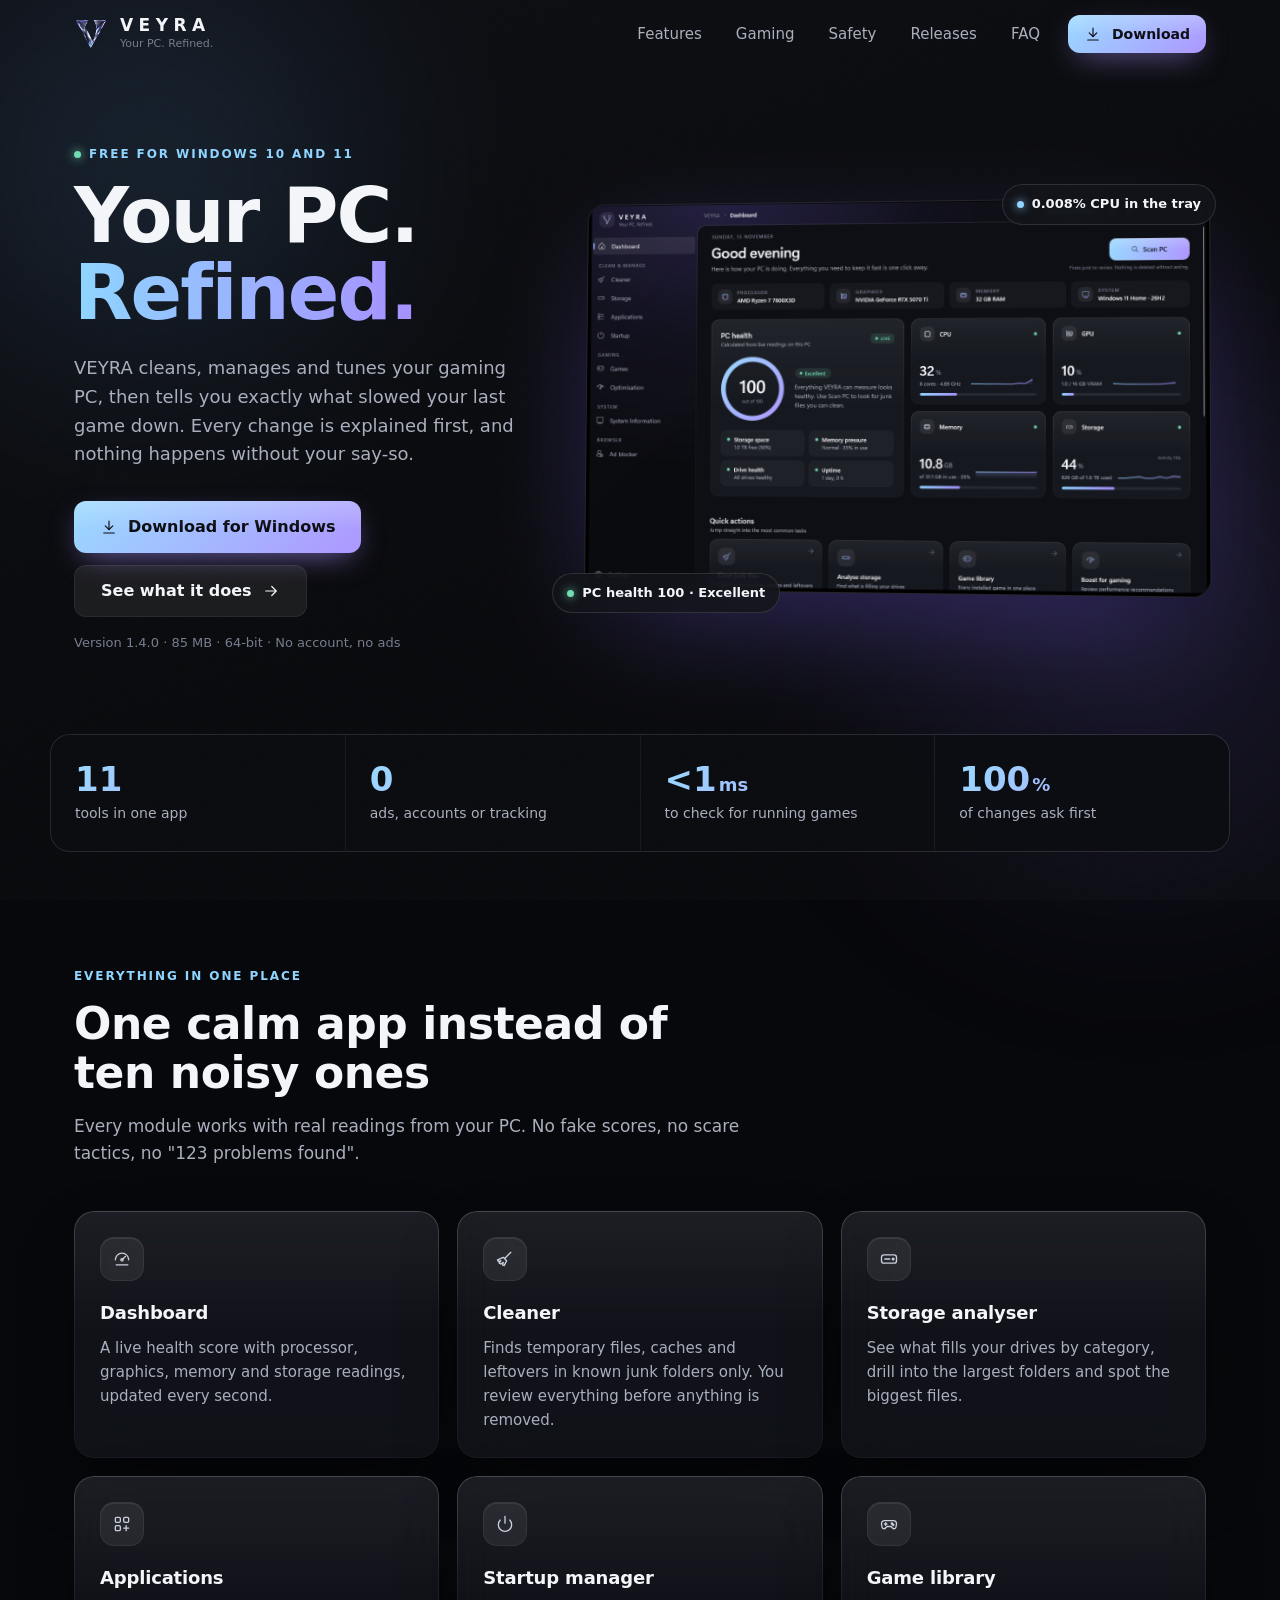
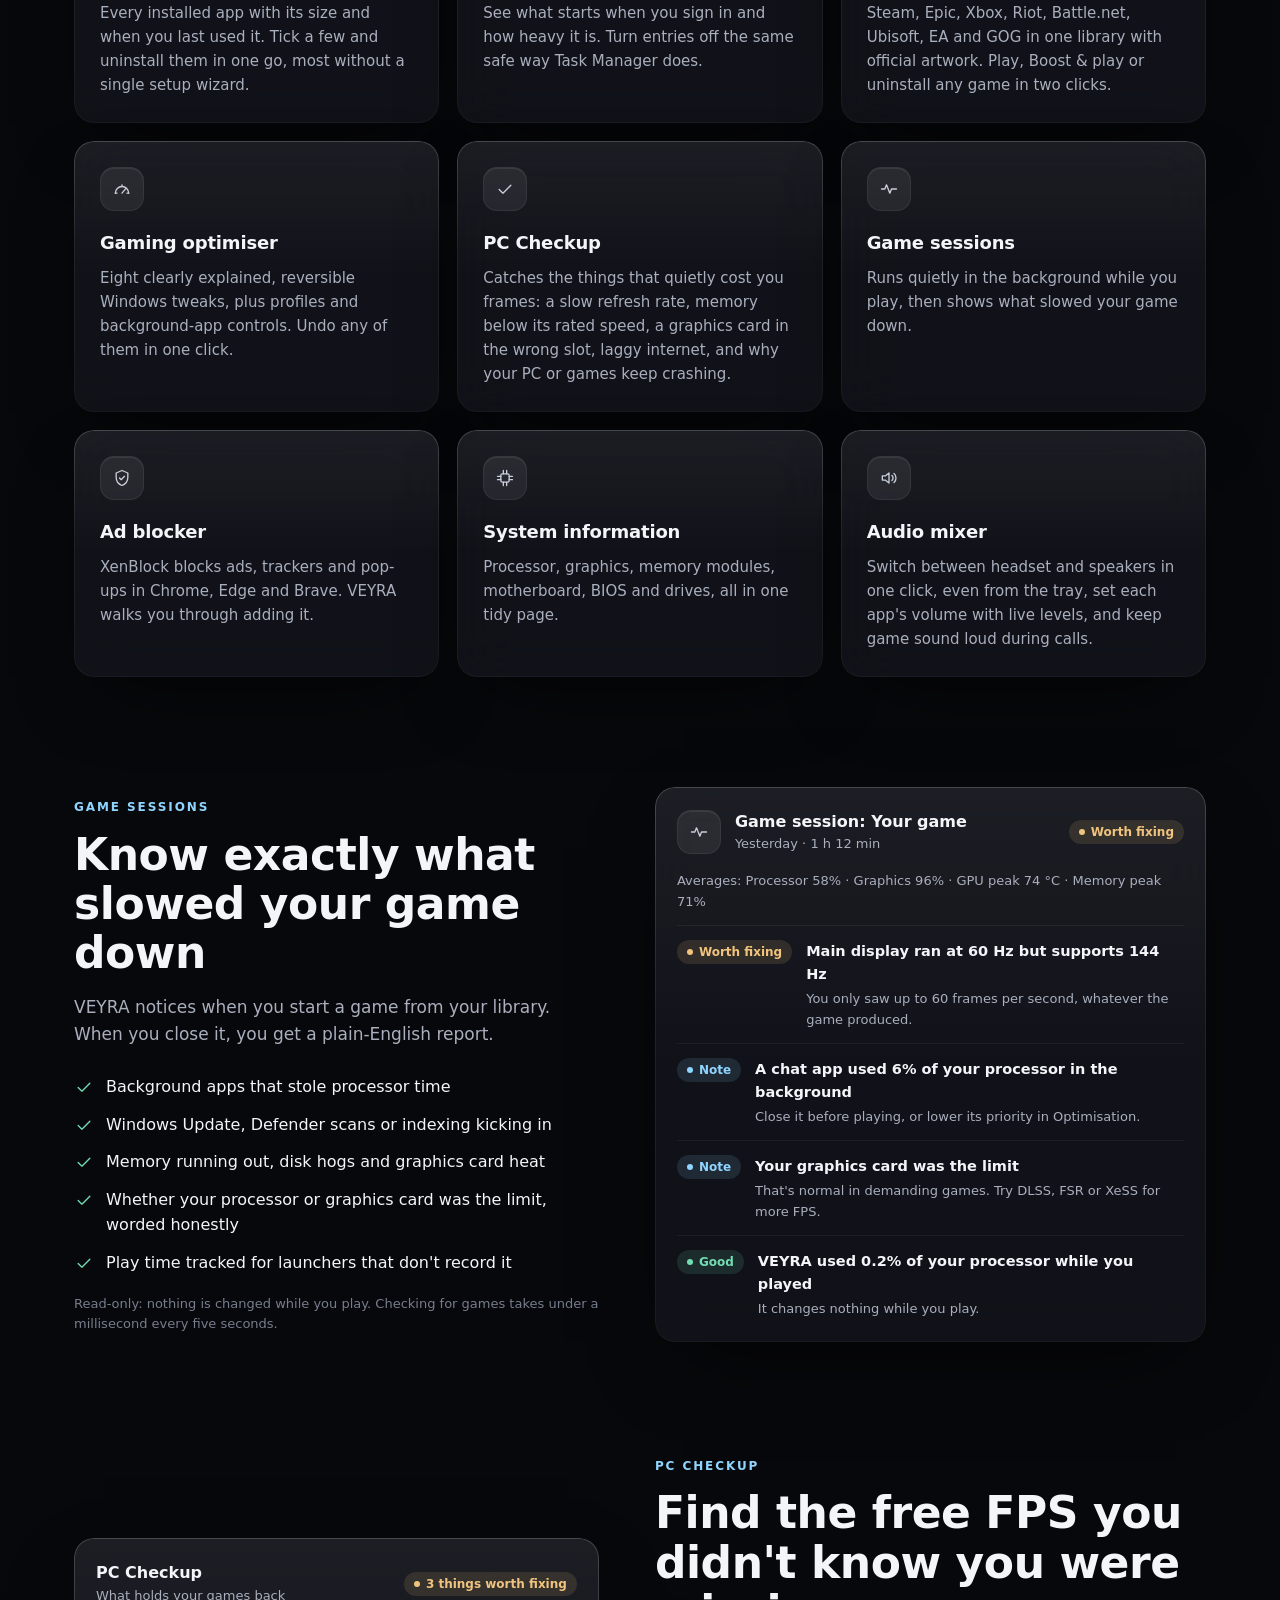
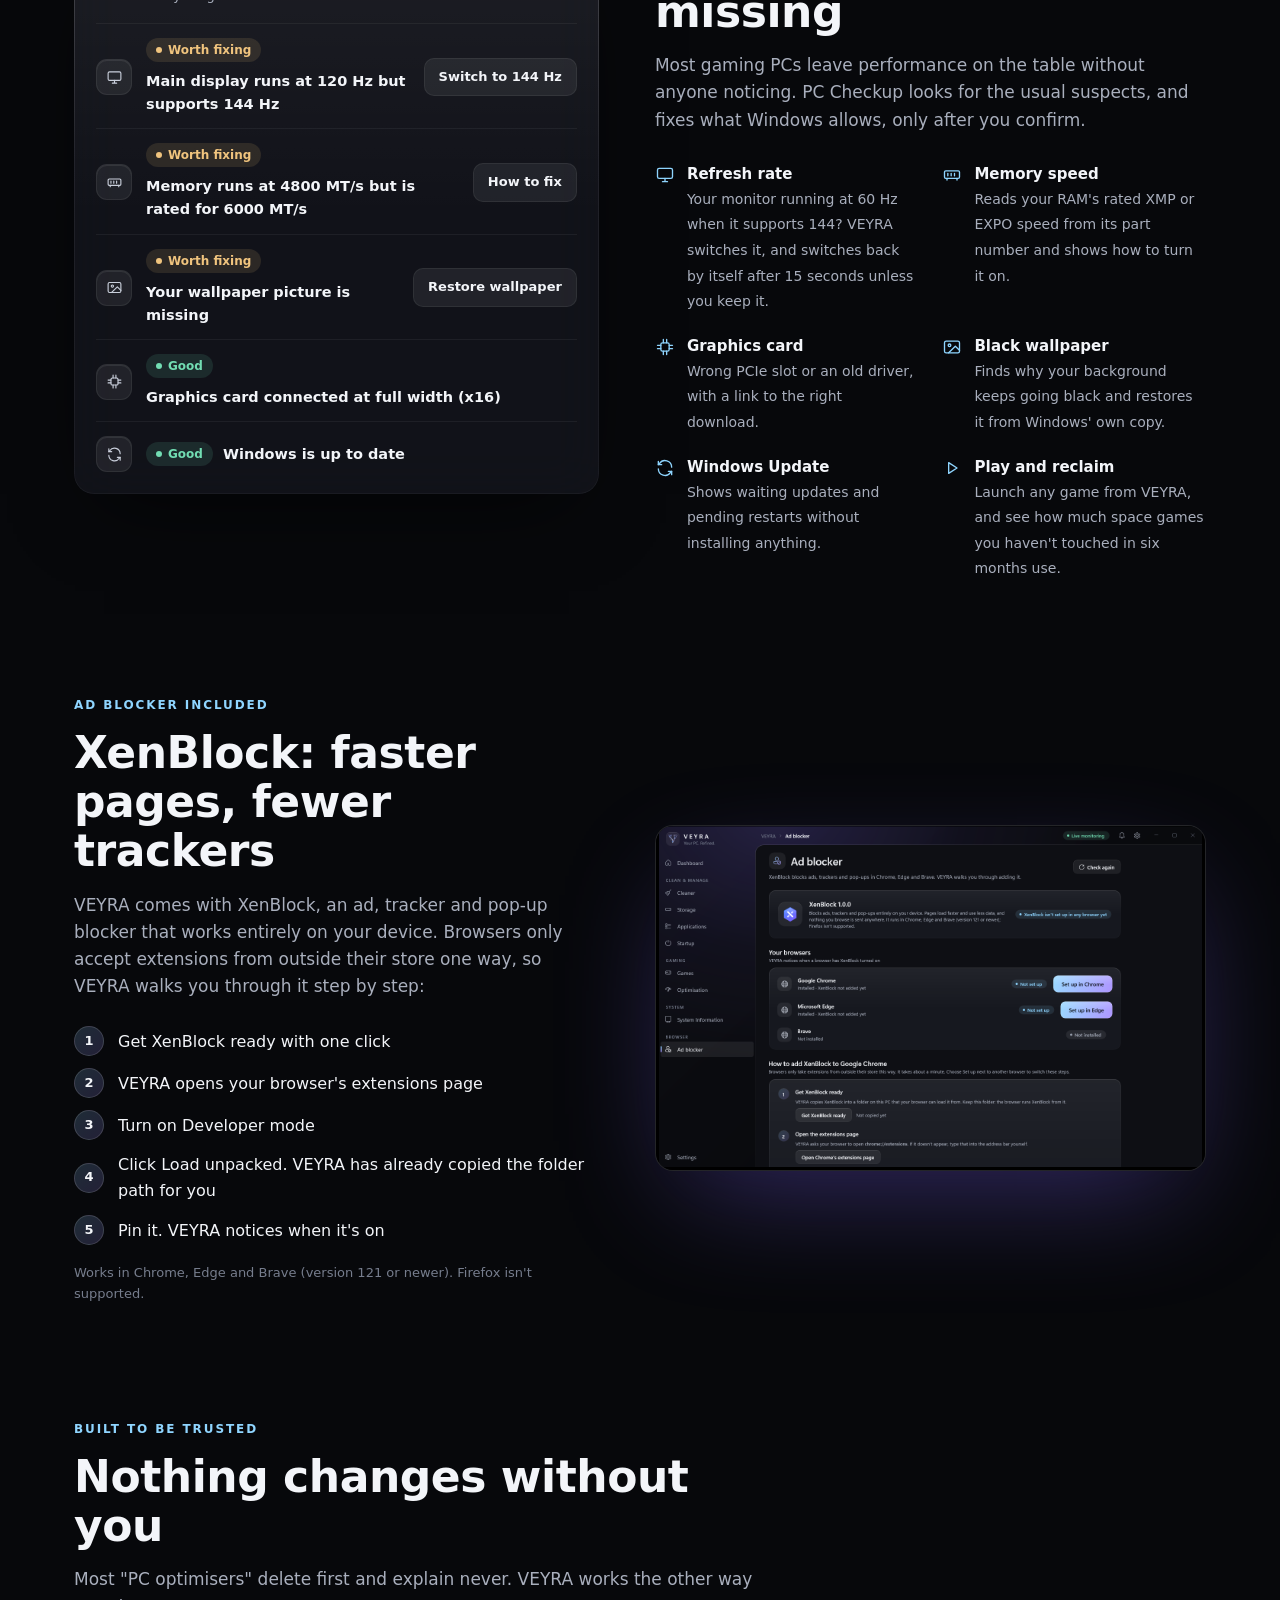
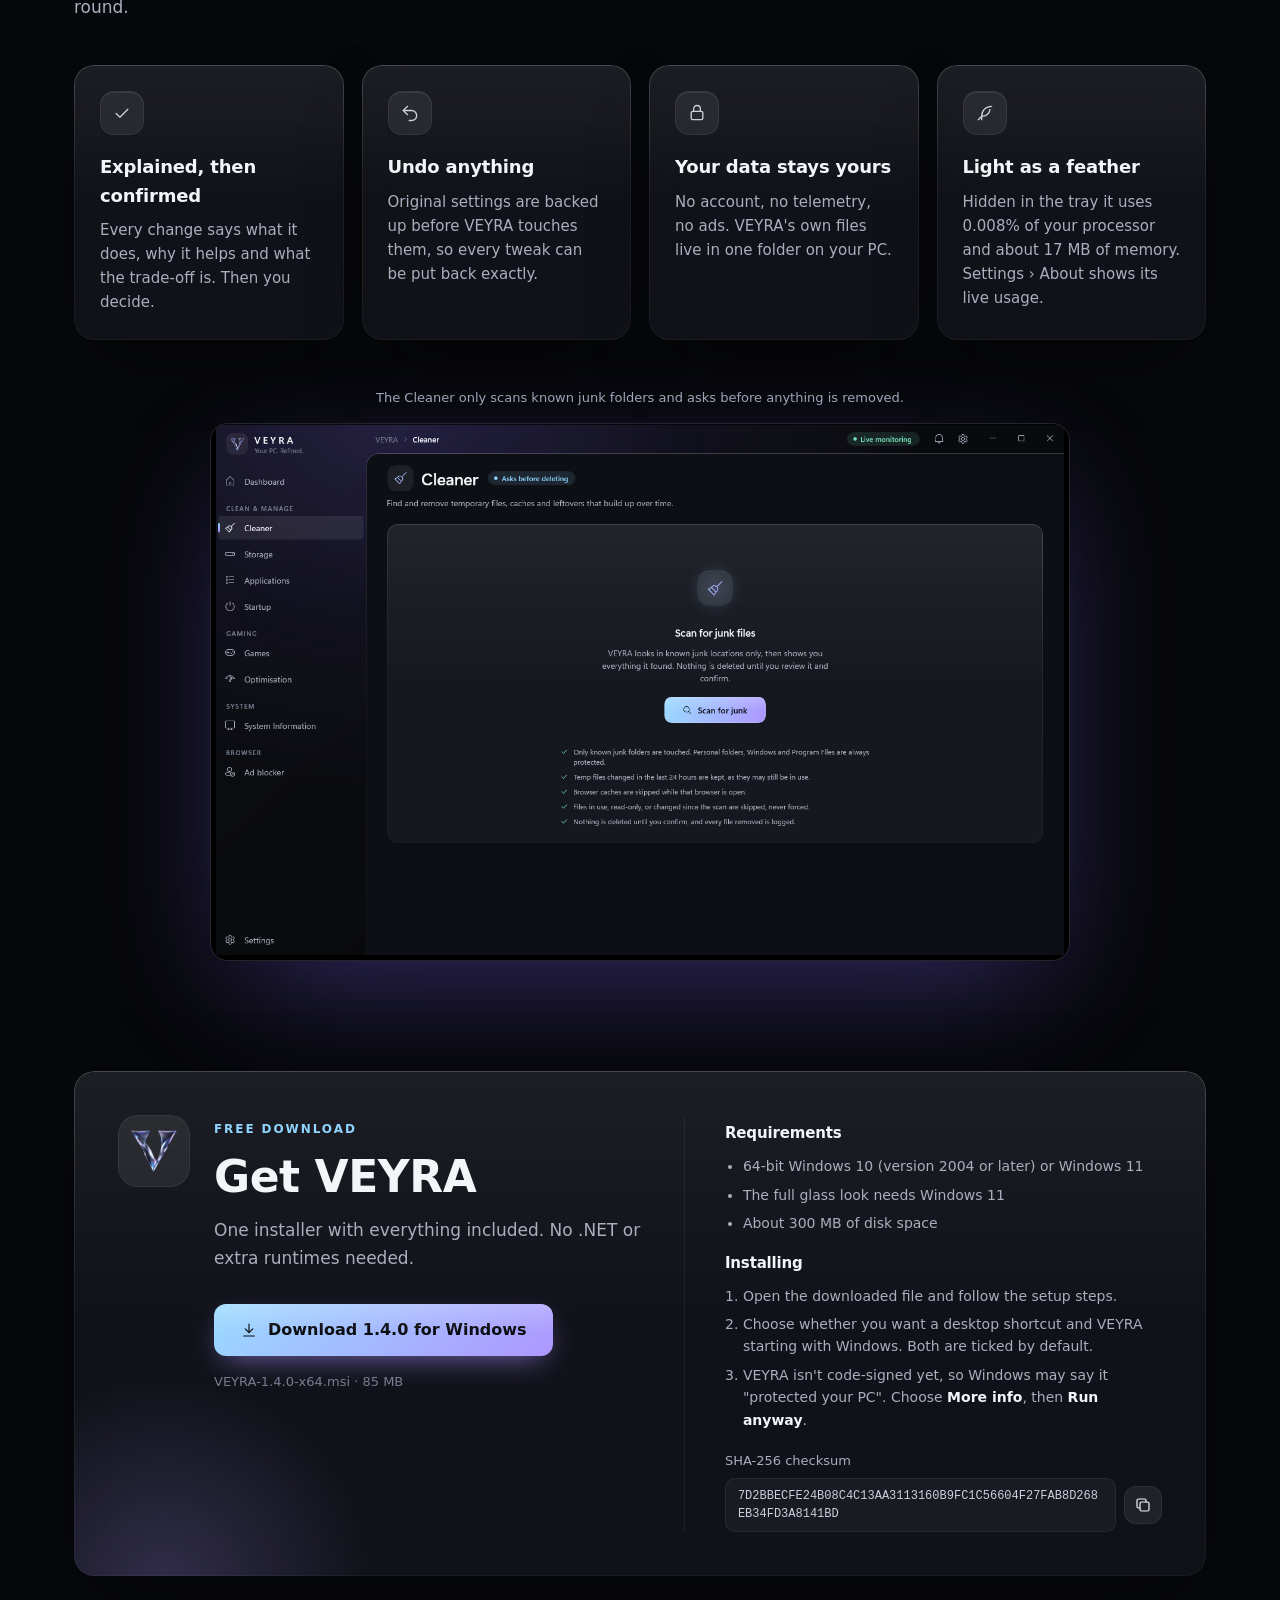
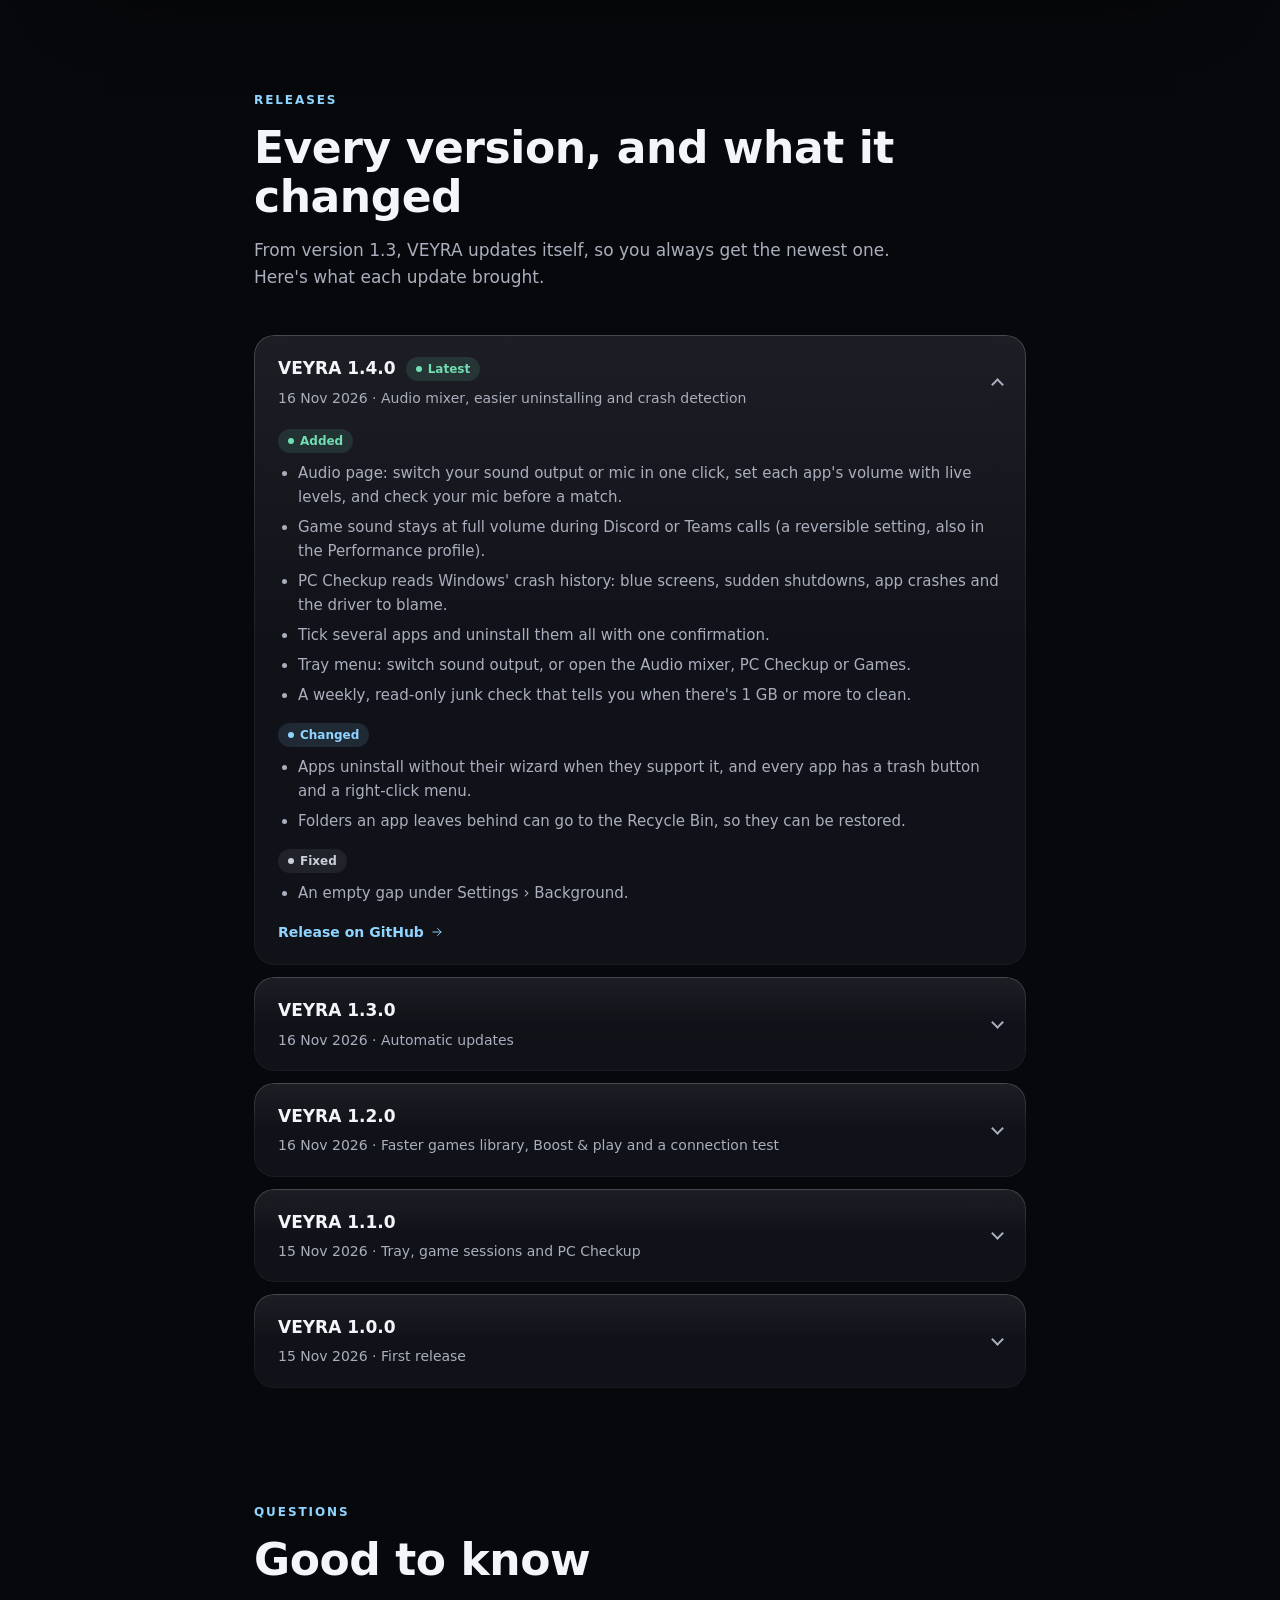
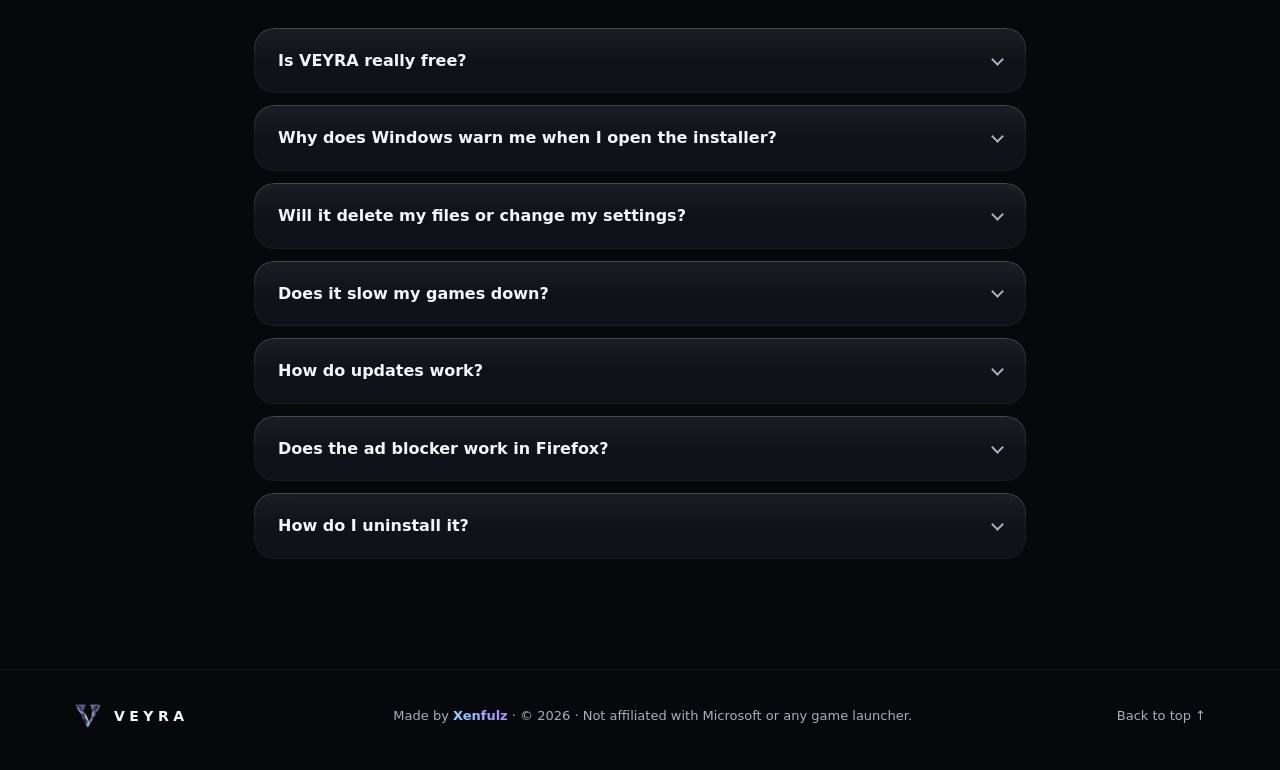
<file: index.html>
<!doctype html>
<html lang="en" class="no-js">
<head>
  <meta charset="utf-8">
  <meta name="viewport" content="width=device-width, initial-scale=1">
  <title>VEYRA · Your PC. Refined.</title>
  <meta name="description" content="VEYRA is a free Windows app that cleans, manages and optimises gaming PCs. It finds what slows your games down and explains every change before it happens.">
  <meta name="theme-color" content="#07080B">
  <meta property="og:title" content="VEYRA · Your PC. Refined.">
  <meta property="og:description" content="A free Windows app that cleans, manages and optimises gaming PCs, and finds what slows your games down.">
  <meta property="og:image" content="assets/screen-dashboard.png">
  <meta property="og:type" content="website">
  <link rel="icon" href="favicon.ico">
  <link rel="stylesheet" href="style.css">
</head>
<body>
  <!-- Inline icon set (line icons, drawn to match the app's Segoe Fluent style) -->
  <svg width="0" height="0" class="sr-only" aria-hidden="true">
    <defs>
      <symbol id="i-dashboard" viewBox="0 0 24 24"><path d="M4 13a8 8 0 1 1 16 0"/><path d="M12 13l4-4"/><circle cx="12" cy="13" r="1.4"/><path d="M5 19h14"/></symbol>
      <symbol id="i-broom" viewBox="0 0 24 24"><path d="M19 4l-7.5 7.5"/><path d="M10 10l4 4-3 6-2-1 1-3-3 2-2-1 2-3-3 1-1-2z"/></symbol>
      <symbol id="i-storage" viewBox="0 0 24 24"><rect x="3" y="7" width="18" height="10" rx="3"/><path d="M7 12h6"/><circle cx="17" cy="12" r="1"/></symbol>
      <symbol id="i-apps" viewBox="0 0 24 24"><rect x="4" y="4" width="6" height="6" rx="1.5"/><rect x="14" y="4" width="6" height="6" rx="1.5"/><rect x="4" y="14" width="6" height="6" rx="1.5"/><path d="M14 17h6M17 14v6"/></symbol>
      <symbol id="i-power" viewBox="0 0 24 24"><path d="M12 3v8"/><path d="M6.3 7.3a8 8 0 1 0 11.4 0"/></symbol>
      <symbol id="i-games" viewBox="0 0 24 24"><path d="M7 8h10a4 4 0 0 1 4 4l-.6 3.6a2.4 2.4 0 0 1-4.2 1.2L14.5 15h-5l-1.7 1.8a2.4 2.4 0 0 1-4.2-1.2L3 12a4 4 0 0 1 4-4z"/><path d="M8 10.5v3M6.5 12h3"/><circle cx="15.5" cy="11.5" r=".8"/><circle cx="17" cy="13" r=".8"/></symbol>
      <symbol id="i-gauge" viewBox="0 0 24 24"><path d="M4 17a8 8 0 1 1 16 0"/><path d="M12 17l5-6"/><path d="M4 17h2M18 17h2M12 9V7"/></symbol>
      <symbol id="i-check" viewBox="0 0 24 24"><path d="M5 12.5l4.5 4.5L19 7.5"/></symbol>
      <symbol id="i-pulse" viewBox="0 0 24 24"><path d="M3 12h4l2-5 4 10 2-5h6"/></symbol>
      <symbol id="i-shield" viewBox="0 0 24 24"><path d="M12 3l7 3v5c0 4.5-3 8.3-7 10-4-1.7-7-5.5-7-10V6z"/><path d="M9 12l2 2 4-4"/></symbol>
      <symbol id="i-chip" viewBox="0 0 24 24"><rect x="7" y="7" width="10" height="10" rx="2"/><path d="M10 3v4M14 3v4M10 17v4M14 17v4M3 10h4M3 14h4M17 10h4M17 14h4"/></symbol>
      <symbol id="i-display" viewBox="0 0 24 24"><rect x="3" y="4" width="18" height="12" rx="2"/><path d="M9 20h6M12 16v4"/></symbol>
      <symbol id="i-play" viewBox="0 0 24 24"><path d="M8 5.5v13l10-6.5z"/></symbol>
      <symbol id="i-sound" viewBox="0 0 24 24"><path d="M4 9.5h3.5L12 6v12l-4.5-3.5H4z"/><path d="M15.5 9a4 4 0 0 1 0 6"/><path d="M18 6.5a7.5 7.5 0 0 1 0 11"/></symbol>
      <symbol id="i-tray" viewBox="0 0 24 24"><path d="M4 14l2.5-8h11L20 14v4a2 2 0 0 1-2 2H6a2 2 0 0 1-2-2z"/><path d="M4 14h4l1.5 2.5h5L16 14h4"/></symbol>
      <symbol id="i-image" viewBox="0 0 24 24"><rect x="3" y="5" width="18" height="14" rx="2"/><circle cx="9" cy="10" r="1.6"/><path d="M21 16l-5-5-8 8"/></symbol>
      <symbol id="i-update" viewBox="0 0 24 24"><path d="M20 11a8 8 0 0 0-14.7-4.3L4 8"/><path d="M4 4v4h4"/><path d="M4 13a8 8 0 0 0 14.7 4.3L20 16"/><path d="M20 20v-4h-4"/></symbol>
      <symbol id="i-memory" viewBox="0 0 24 24"><rect x="3" y="7" width="18" height="9" rx="1.5"/><path d="M7 10v3M11 10v3M15 10v3M6 16v2M18 16v2"/></symbol>
      <symbol id="i-download" viewBox="0 0 24 24"><path d="M12 4v11"/><path d="M7 10.5l5 5 5-5"/><path d="M5 20h14"/></symbol>
      <symbol id="i-arrow" viewBox="0 0 24 24"><path d="M5 12h14M13 6l6 6-6 6"/></symbol>
      <symbol id="i-copy" viewBox="0 0 24 24"><rect x="8" y="8" width="12" height="12" rx="2"/><path d="M16 8V6a2 2 0 0 0-2-2H6a2 2 0 0 0-2 2v8a2 2 0 0 0 2 2h2"/></symbol>
      <symbol id="i-feather" viewBox="0 0 24 24"><path d="M20 4c-7 0-12 5-12 12v4"/><path d="M8 16c5 0 9-3 10-8"/><path d="M4 20l4-4"/></symbol>
      <symbol id="i-undo" viewBox="0 0 24 24"><path d="M9 14L4 9l5-5"/><path d="M4 9h10a6 6 0 0 1 0 12h-3"/></symbol>
      <symbol id="i-lock" viewBox="0 0 24 24"><rect x="5" y="10" width="14" height="10" rx="2"/><path d="M8 10V7a4 4 0 0 1 8 0v3"/></symbol>
      <symbol id="i-menu" viewBox="0 0 24 24"><path d="M4 7h16M4 12h16M4 17h16"/></symbol>
    </defs>
  </svg>

  <div class="backdrop" aria-hidden="true"><div class="glow glow-ice"></div><div class="glow glow-violet"></div><div class="grain"></div></div>

  <a class="skip-link" href="#main">Skip to content</a>

  <header class="nav" id="top">
    <div class="nav-inner">
      <a class="brand" href="#top" aria-label="VEYRA home">
        <img src="assets/logo.png" alt="" width="34" height="34">
        <span class="brand-text"><span class="wordmark">VEYRA</span><span class="tagline">Your PC. Refined.</span></span>
      </a>
      <button class="nav-toggle" type="button" aria-expanded="false" aria-controls="nav-links" aria-label="Open menu">
        <svg class="icon"><use href="#i-menu"/></svg>
      </button>
      <nav class="nav-links" id="nav-links" aria-label="Main">
        <a href="#features">Features</a>
        <a href="#gaming">Gaming</a>
        <a href="#safety">Safety</a>
        <a href="#releases">Releases</a>
        <a href="#faq">FAQ</a>
        <a class="btn btn-primary btn-small" href="#download"><svg class="icon"><use href="#i-download"/></svg>Download</a>
      </nav>
    </div>
  </header>

  <main id="main">
    <!-- Hero -->
    <section class="hero">
      <div class="container hero-inner">
        <div class="hero-copy reveal">
          <p class="overline"><span class="dot dot-good"></span>Free for Windows 10 and 11</p>
          <h1>Your PC.<br><span class="gradient-text">Refined.</span></h1>
          <p class="lead">VEYRA cleans, manages and tunes your gaming PC, then tells you exactly what slowed your last game down. Every change is explained first, and nothing happens without your say-so.</p>
          <div class="hero-actions">
            <a class="btn btn-primary btn-large" href="https://github.com/Xenfulzz/XenfulzDownload/releases/download/v1.4.0/VEYRA-1.4.0-x64.msi" data-download>
              <svg class="icon"><use href="#i-download"/></svg>Download for Windows
            </a>
            <a class="btn btn-glass btn-large" href="#features">See what it does<svg class="icon"><use href="#i-arrow"/></svg></a>
          </div>
          <p class="hero-meta"><span data-version>Version 1.4.0</span> · <span data-size>85 MB</span> · 64-bit · No account, no ads</p>
        </div>
        <div class="hero-shot reveal">
          <div class="shot-frame">
            <img src="assets/screen-dashboard.png" alt="The VEYRA dashboard, showing a PC health score of 100 with live processor, graphics, memory and storage readings." width="1440" height="900">
          </div>
          <div class="float-pill pill-a"><span class="dot dot-good"></span>PC health 100 · Excellent</div>
          <div class="float-pill pill-b"><span class="dot dot-ice"></span>0.008% CPU in the tray</div>
        </div>
      </div>
    </section>

    <!-- Stats -->
    <section class="stats container reveal" aria-label="VEYRA at a glance">
      <div class="stat"><span class="stat-value" data-count="11">11</span><span class="stat-label">tools in one app</span></div>
      <div class="stat"><span class="stat-value">0</span><span class="stat-label">ads, accounts or tracking</span></div>
      <div class="stat"><span class="stat-value">&lt;1<small>ms</small></span><span class="stat-label">to check for running games</span></div>
      <div class="stat"><span class="stat-value">100<small>%</small></span><span class="stat-label">of changes ask first</span></div>
    </section>

    <!-- Features -->
    <section class="section" id="features">
      <div class="container">
        <div class="section-head reveal">
          <p class="overline">Everything in one place</p>
          <h2>One calm app instead of ten noisy ones</h2>
          <p class="section-lead">Every module works with real readings from your PC. No fake scores, no scare tactics, no "123 problems found".</p>
        </div>
        <div class="feature-grid">
          <article class="card feature reveal"><span class="icon-tile"><svg class="icon"><use href="#i-dashboard"/></svg></span><h3>Dashboard</h3><p>A live health score with processor, graphics, memory and storage readings, updated every second.</p></article>
          <article class="card feature reveal"><span class="icon-tile"><svg class="icon"><use href="#i-broom"/></svg></span><h3>Cleaner</h3><p>Finds temporary files, caches and leftovers in known junk folders only. You review everything before anything is removed.</p></article>
          <article class="card feature reveal"><span class="icon-tile"><svg class="icon"><use href="#i-storage"/></svg></span><h3>Storage analyser</h3><p>See what fills your drives by category, drill into the largest folders and spot the biggest files.</p></article>
          <article class="card feature reveal"><span class="icon-tile"><svg class="icon"><use href="#i-apps"/></svg></span><h3>Applications</h3><p>Every installed app with its size and when you last used it. Tick a few and uninstall them in one go, most without a single setup wizard.</p></article>
          <article class="card feature reveal"><span class="icon-tile"><svg class="icon"><use href="#i-power"/></svg></span><h3>Startup manager</h3><p>See what starts when you sign in and how heavy it is. Turn entries off the same safe way Task Manager does.</p></article>
          <article class="card feature reveal"><span class="icon-tile"><svg class="icon"><use href="#i-games"/></svg></span><h3>Game library</h3><p>Steam, Epic, Xbox, Riot, Battle.net, Ubisoft, EA and GOG in one library with official artwork. Play, Boost &amp; play or uninstall any game in two clicks.</p></article>
          <article class="card feature reveal"><span class="icon-tile"><svg class="icon"><use href="#i-gauge"/></svg></span><h3>Gaming optimiser</h3><p>Eight clearly explained, reversible Windows tweaks, plus profiles and background-app controls. Undo any of them in one click.</p></article>
          <article class="card feature reveal"><span class="icon-tile"><svg class="icon"><use href="#i-check"/></svg></span><h3>PC Checkup</h3><p>Catches the things that quietly cost you frames: a slow refresh rate, memory below its rated speed, a graphics card in the wrong slot, laggy internet, and why your PC or games keep crashing.</p></article>
          <article class="card feature reveal"><span class="icon-tile"><svg class="icon"><use href="#i-pulse"/></svg></span><h3>Game sessions</h3><p>Runs quietly in the background while you play, then shows what slowed your game down.</p></article>
          <article class="card feature reveal"><span class="icon-tile"><svg class="icon"><use href="#i-shield"/></svg></span><h3>Ad blocker</h3><p>XenBlock blocks ads, trackers and pop-ups in Chrome, Edge and Brave. VEYRA walks you through adding it.</p></article>
          <article class="card feature reveal"><span class="icon-tile"><svg class="icon"><use href="#i-chip"/></svg></span><h3>System information</h3><p>Processor, graphics, memory modules, motherboard, BIOS and drives, all in one tidy page.</p></article>
          <article class="card feature reveal"><span class="icon-tile"><svg class="icon"><use href="#i-sound"/></svg></span><h3>Audio mixer</h3><p>Switch between headset and speakers in one click, even from the tray, set each app&#39;s volume with live levels, and keep game sound loud during calls.</p></article>
        </div>
      </div>
    </section>

    <!-- Gaming: sessions -->
    <section class="section" id="gaming">
      <div class="container split">
        <div class="split-copy reveal">
          <p class="overline">Game sessions</p>
          <h2>Know exactly what slowed your game down</h2>
          <p class="section-lead">VEYRA notices when you start a game from your library. When you close it, you get a plain-English report.</p>
          <ul class="ticks">
            <li><svg class="icon"><use href="#i-check"/></svg>Background apps that stole processor time</li>
            <li><svg class="icon"><use href="#i-check"/></svg>Windows Update, Defender scans or indexing kicking in</li>
            <li><svg class="icon"><use href="#i-check"/></svg>Memory running out, disk hogs and graphics card heat</li>
            <li><svg class="icon"><use href="#i-check"/></svg>Whether your processor or graphics card was the limit, worded honestly</li>
            <li><svg class="icon"><use href="#i-check"/></svg>Play time tracked for launchers that don't record it</li>
          </ul>
          <p class="fine">Read-only: nothing is changed while you play. Checking for games takes under a millisecond every five seconds.</p>
        </div>
        <div class="mock card reveal" aria-label="Example game session report">
          <div class="mock-head">
            <span class="icon-tile"><svg class="icon"><use href="#i-pulse"/></svg></span>
            <div><strong>Game session: Your game</strong><span class="muted">Yesterday · 1 h 12 min</span></div>
            <span class="pill pill-warning">Worth fixing</span>
          </div>
          <p class="muted small">Averages: Processor 58% · Graphics 96% · GPU peak 74 °C · Memory peak 71%</p>
          <div class="finding"><span class="pill pill-warning">Worth fixing</span><div><strong>Main display ran at 60 Hz but supports 144 Hz</strong><span class="muted">You only saw up to 60 frames per second, whatever the game produced.</span></div></div>
          <div class="finding"><span class="pill pill-info">Note</span><div><strong>A chat app used 6% of your processor in the background</strong><span class="muted">Close it before playing, or lower its priority in Optimisation.</span></div></div>
          <div class="finding"><span class="pill pill-info">Note</span><div><strong>Your graphics card was the limit</strong><span class="muted">That's normal in demanding games. Try DLSS, FSR or XeSS for more FPS.</span></div></div>
          <div class="finding"><span class="pill pill-good">Good</span><div><strong>VEYRA used 0.2% of your processor while you played</strong><span class="muted">It changes nothing while you play.</span></div></div>
        </div>
      </div>
    </section>

    <!-- Gaming: checkup -->
    <section class="section">
      <div class="container split split-reverse">
        <div class="split-copy reveal">
          <p class="overline">PC Checkup</p>
          <h2>Find the free FPS you didn't know you were missing</h2>
          <p class="section-lead">Most gaming PCs leave performance on the table without anyone noticing. PC Checkup looks for the usual suspects, and fixes what Windows allows, only after you confirm.</p>
          <div class="mini-grid">
            <div class="mini"><svg class="icon"><use href="#i-display"/></svg><div><strong>Refresh rate</strong><span>Your monitor running at 60 Hz when it supports 144? VEYRA switches it, and switches back by itself after 15 seconds unless you keep it.</span></div></div>
            <div class="mini"><svg class="icon"><use href="#i-memory"/></svg><div><strong>Memory speed</strong><span>Reads your RAM's rated XMP or EXPO speed from its part number and shows how to turn it on.</span></div></div>
            <div class="mini"><svg class="icon"><use href="#i-chip"/></svg><div><strong>Graphics card</strong><span>Wrong PCIe slot or an old driver, with a link to the right download.</span></div></div>
            <div class="mini"><svg class="icon"><use href="#i-image"/></svg><div><strong>Black wallpaper</strong><span>Finds why your background keeps going black and restores it from Windows' own copy.</span></div></div>
            <div class="mini"><svg class="icon"><use href="#i-update"/></svg><div><strong>Windows Update</strong><span>Shows waiting updates and pending restarts without installing anything.</span></div></div>
            <div class="mini"><svg class="icon"><use href="#i-play"/></svg><div><strong>Play and reclaim</strong><span>Launch any game from VEYRA, and see how much space games you haven't touched in six months use.</span></div></div>
          </div>
        </div>
        <div class="mock card reveal" aria-label="Example PC Checkup results">
          <div class="mock-head">
            <div><strong>PC Checkup</strong><span class="muted">What holds your games back</span></div>
            <span class="pill pill-warning">3 things worth fixing</span>
          </div>
          <div class="check"><span class="icon-tile small"><svg class="icon"><use href="#i-display"/></svg></span><div><span class="pill pill-warning">Worth fixing</span><strong>Main display runs at 120 Hz but supports 144 Hz</strong></div><span class="fake-btn">Switch to 144 Hz</span></div>
          <div class="check"><span class="icon-tile small"><svg class="icon"><use href="#i-memory"/></svg></span><div><span class="pill pill-warning">Worth fixing</span><strong>Memory runs at 4800 MT/s but is rated for 6000 MT/s</strong></div><span class="fake-btn">How to fix</span></div>
          <div class="check"><span class="icon-tile small"><svg class="icon"><use href="#i-image"/></svg></span><div><span class="pill pill-warning">Worth fixing</span><strong>Your wallpaper picture is missing</strong></div><span class="fake-btn">Restore wallpaper</span></div>
          <div class="check"><span class="icon-tile small"><svg class="icon"><use href="#i-chip"/></svg></span><div><span class="pill pill-good">Good</span><strong>Graphics card connected at full width (x16)</strong></div></div>
          <div class="check"><span class="icon-tile small"><svg class="icon"><use href="#i-update"/></svg></span><div><span class="pill pill-good">Good</span><strong>Windows is up to date</strong></div></div>
        </div>
      </div>
    </section>

    <!-- Ad blocker -->
    <section class="section">
      <div class="container split">
        <div class="split-copy reveal">
          <p class="overline">Ad blocker included</p>
          <h2>XenBlock: faster pages, fewer trackers</h2>
          <p class="section-lead">VEYRA comes with XenBlock, an ad, tracker and pop-up blocker that works entirely on your device. Browsers only accept extensions from outside their store one way, so VEYRA walks you through it step by step:</p>
          <ol class="steps">
            <li>Get XenBlock ready with one click</li>
            <li>VEYRA opens your browser's extensions page</li>
            <li>Turn on Developer mode</li>
            <li>Click Load unpacked. VEYRA has already copied the folder path for you</li>
            <li>Pin it. VEYRA notices when it's on</li>
          </ol>
          <p class="fine">Works in Chrome, Edge and Brave (version 121 or newer). Firefox isn't supported.</p>
        </div>
        <div class="shot-frame reveal"><img src="assets/screen-adblocker.png" alt="VEYRA's Ad blocker page, listing installed browsers with Set up buttons and numbered setup steps." width="1440" height="900" loading="lazy"></div>
      </div>
    </section>

    <!-- Safety -->
    <section class="section" id="safety">
      <div class="container">
        <div class="section-head reveal">
          <p class="overline">Built to be trusted</p>
          <h2>Nothing changes without you</h2>
          <p class="section-lead">Most "PC optimisers" delete first and explain never. VEYRA works the other way round.</p>
        </div>
        <div class="trust-grid">
          <article class="card trust reveal"><span class="icon-tile"><svg class="icon"><use href="#i-check"/></svg></span><h3>Explained, then confirmed</h3><p>Every change says what it does, why it helps and what the trade-off is. Then you decide.</p></article>
          <article class="card trust reveal"><span class="icon-tile"><svg class="icon"><use href="#i-undo"/></svg></span><h3>Undo anything</h3><p>Original settings are backed up before VEYRA touches them, so every tweak can be put back exactly.</p></article>
          <article class="card trust reveal"><span class="icon-tile"><svg class="icon"><use href="#i-lock"/></svg></span><h3>Your data stays yours</h3><p>No account, no telemetry, no ads. VEYRA's own files live in one folder on your PC.</p></article>
          <article class="card trust reveal"><span class="icon-tile"><svg class="icon"><use href="#i-feather"/></svg></span><h3>Light as a feather</h3><p>Hidden in the tray it uses 0.008% of your processor and about 17 MB of memory. Settings › About shows its live usage.</p></article>
        </div>
        <div class="screens reveal">
          <p class="screens-caption muted small">The Cleaner only scans known junk folders and asks before anything is removed.</p>
          <figure class="shot-frame"><img src="assets/screen-cleaner.png" alt="VEYRA's Cleaner page, explaining that only known junk folders are touched and nothing is deleted until you confirm." width="1440" height="900" loading="lazy"></figure>
        </div>
      </div>
    </section>

    <!-- Download -->
    <section class="section" id="download">
      <div class="container">
        <div class="download card reveal">
          <div class="download-main">
            <img src="assets/logo.png" alt="" width="72" height="72" class="download-logo">
            <div>
              <p class="overline">Free download</p>
              <h2>Get VEYRA</h2>
              <p class="section-lead">One installer with everything included. No .NET or extra runtimes needed.</p>
              <div class="hero-actions">
                <a class="btn btn-primary btn-large" href="https://github.com/Xenfulzz/XenfulzDownload/releases/download/v1.4.0/VEYRA-1.4.0-x64.msi" data-download>
                  <svg class="icon"><use href="#i-download"/></svg><span>Download <span data-version-short>1.4.0</span> for Windows</span>
                </a>
              </div>
              <p class="hero-meta"><span data-file>VEYRA-1.4.0-x64.msi</span> · <span data-size>85 MB</span></p>
            </div>
          </div>
          <div class="download-side">
            <h3>Requirements</h3>
            <ul class="plain">
              <li>64-bit Windows 10 (version 2004 or later) or Windows 11</li>
              <li>The full glass look needs Windows 11</li>
              <li>About 300 MB of disk space</li>
            </ul>
            <h3>Installing</h3>
            <ol class="plain numbered">
              <li>Open the downloaded file and follow the setup steps.</li>
              <li>Choose whether you want a desktop shortcut and VEYRA starting with Windows. Both are ticked by default.</li>
              <li>VEYRA isn't code-signed yet, so Windows may say it "protected your PC". Choose <strong>More info</strong>, then <strong>Run anyway</strong>.</li>
            </ol>
            <div class="hash">
              <span class="muted small">SHA-256 checksum</span>
              <div class="hash-row"><code data-sha>7D2BBECFE24B08C4C13AA3113160B9FC1C56604F27FAB8D268EB34FD3A8141BD</code>
                <button class="btn btn-glass btn-icon" type="button" data-copy-sha aria-label="Copy checksum"><svg class="icon"><use href="#i-copy"/></svg></button></div>
            </div>
          </div>
        </div>
      </div>
    </section>

    <!-- Releases: every version and what it added, changed and fixed (same notes as Settings › Version history in the app) -->
    <section class="section" id="releases">
      <div class="container narrow">
        <div class="section-head reveal">
          <p class="overline">Releases</p>
          <h2>Every version, and what it changed</h2>
          <p class="section-lead">From version 1.3, VEYRA updates itself, so you always get the newest one. Here's what each update brought.</p>
        </div>
        <div class="releases reveal">
          <details class="card release" open>
            <summary><span class="release-title"><strong>VEYRA 1.4.0</strong><span class="pill pill-good">Latest</span></span><span class="release-sub">16 Nov 2026 · Audio mixer, easier uninstalling and crash detection</span></summary>
            <div class="release-body">
              <div class="change"><span class="pill pill-good">Added</span><ul>
                <li>Audio page: switch your sound output or mic in one click, set each app's volume with live levels, and check your mic before a match.</li>
                <li>Game sound stays at full volume during Discord or Teams calls (a reversible setting, also in the Performance profile).</li>
                <li>PC Checkup reads Windows' crash history: blue screens, sudden shutdowns, app crashes and the driver to blame.</li>
                <li>Tick several apps and uninstall them all with one confirmation.</li>
                <li>Tray menu: switch sound output, or open the Audio mixer, PC Checkup or Games.</li>
                <li>A weekly, read-only junk check that tells you when there's 1 GB or more to clean.</li>
              </ul></div>
              <div class="change"><span class="pill pill-info">Changed</span><ul>
                <li>Apps uninstall without their wizard when they support it, and every app has a trash button and a right-click menu.</li>
                <li>Folders an app leaves behind can go to the Recycle Bin, so they can be restored.</li>
              </ul></div>
              <div class="change"><span class="pill pill-neutral">Fixed</span><ul>
                <li>An empty gap under Settings › Background.</li>
              </ul></div>
              <a class="release-link" href="https://github.com/Xenfulzz/XenfulzDownload/releases/tag/v1.4.0">Release on GitHub<svg class="icon"><use href="#i-arrow"/></svg></a>
            </div>
          </details>
          <details class="card release">
            <summary><span class="release-title"><strong>VEYRA 1.3.0</strong></span><span class="release-sub">16 Nov 2026 · Automatic updates</span></summary>
            <div class="release-body">
              <div class="change"><span class="pill pill-good">Added</span><ul>
                <li>VEYRA checks GitHub for a new version a minute after it starts, then every 12 hours.</li>
                <li>Download and install from Settings › Updates. Each download is checked against its published SHA-256 before it runs.</li>
                <li>A switch to turn automatic checks off.</li>
              </ul></div>
              <a class="release-link" href="https://github.com/Xenfulzz/XenfulzDownload/releases/tag/v1.3.0">Release on GitHub<svg class="icon"><use href="#i-arrow"/></svg></a>
            </div>
          </details>
          <details class="card release">
            <summary><span class="release-title"><strong>VEYRA 1.2.0</strong></span><span class="release-sub">16 Nov 2026 · Faster games library, Boost &amp; play and a connection test</span></summary>
            <div class="release-body">
              <div class="change"><span class="pill pill-good">Added</span><ul>
                <li>Play and ⋯ buttons on every game, plus a right-click menu.</li>
                <li>Uninstall games: through Steam, the game's own uninstaller, or step-by-step help for Epic and Xbox.</li>
                <li>Boost &amp; play closes heavy apps before a game, after showing you the list.</li>
                <li>A "Not used lately" filter for apps, based on when you really last opened them.</li>
                <li>Connection test in PC Checkup: ping, jitter, packet loss, and Wi-Fi or cable.</li>
              </ul></div>
              <div class="change"><span class="pill pill-info">Changed</span><ul>
                <li>Game details open in a side drawer, so you never scroll back up.</li>
              </ul></div>
              <div class="change"><span class="pill pill-neutral">Fixed</span><ul>
                <li>Pages slid off the right edge in a maximised or very wide window.</li>
              </ul></div>
              <a class="release-link" href="https://github.com/Xenfulzz/XenfulzDownload/releases/tag/v1.2.0">Release on GitHub<svg class="icon"><use href="#i-arrow"/></svg></a>
            </div>
          </details>
          <details class="card release">
            <summary><span class="release-title"><strong>VEYRA 1.1.0</strong></span><span class="release-sub">15 Nov 2026 · Tray, game sessions and PC Checkup</span></summary>
            <div class="release-body">
              <div class="change"><span class="pill pill-good">Added</span><ul>
                <li>Runs in the system tray, can start with Windows, and keeps running when you close the window.</li>
                <li>A Play button for every game, through its own launcher.</li>
                <li>Game session reports: after you play, what slowed your game down.</li>
                <li>PC Checkup: refresh rate, memory speed (XMP/EXPO), graphics card slot and driver, black wallpaper and Windows Update.</li>
                <li>XenBlock ad blocker, with guided setup for Chrome, Edge and Brave.</li>
                <li>A "Not played lately" filter for games.</li>
              </ul></div>
              <div class="change"><span class="pill pill-neutral">Fixed</span><ul>
                <li>A rare crash when accessibility tools read the window.</li>
              </ul></div>
              <a class="release-link" href="https://github.com/Xenfulzz/XenfulzDownload/releases/tag/v1.1.0">Release on GitHub<svg class="icon"><use href="#i-arrow"/></svg></a>
            </div>
          </details>
          <details class="card release">
            <summary><span class="release-title"><strong>VEYRA 1.0.0</strong></span><span class="release-sub">15 Nov 2026 · First release</span></summary>
            <div class="release-body">
              <div class="change"><span class="pill pill-good">Added</span><ul>
                <li>Dashboard with live processor, graphics, memory and storage.</li>
                <li>Cleaner that shows everything it found before anything is deleted.</li>
                <li>Storage analyser.</li>
                <li>One game library for Steam, Epic, Xbox, Riot, Battle.net, Ubisoft, EA and GOG, with official artwork.</li>
                <li>Application and startup managers.</li>
                <li>Seven reversible gaming settings with one-click profiles and Undo.</li>
              </ul></div>
            </div>
          </details>
        </div>
      </div>
    </section>

    <!-- FAQ -->
    <section class="section" id="faq">
      <div class="container narrow">
        <div class="section-head reveal">
          <p class="overline">Questions</p>
          <h2>Good to know</h2>
        </div>
        <div class="faq reveal">
          <details class="card"><summary>Is VEYRA really free?</summary><p>Yes. No trial, no "pro" upgrade nagging, no ads and no account.</p></details>
          <details class="card"><summary>Why does Windows warn me when I open the installer?</summary><p>The installer isn't code-signed yet, so Windows SmartScreen doesn't recognise the publisher. Choose <strong>More info</strong>, then <strong>Run anyway</strong>. You can check the file against the SHA-256 checksum above.</p></details>
          <details class="card"><summary>Will it delete my files or change my settings?</summary><p>Not without you. The Cleaner only looks in known junk folders and shows everything before deleting. Every optimiser tweak is explained, confirmed and backed up first, so it can be undone. PC Checkup's refresh-rate fix switches back by itself unless you keep it.</p></details>
          <details class="card"><summary>Does it slow my games down?</summary><p>No. Hidden in the tray, VEYRA uses about 0.008% of your processor. While you play it takes a lightweight reading every five seconds and changes nothing.</p></details>
          <details class="card"><summary>How do updates work?</summary><p>From version 1.3, VEYRA checks for updates itself and tells you when one is ready. Choose <strong>Download and install</strong> in Settings and it fetches the new version, checks it against its published checksum, then upgrades in place, keeping your settings and history. On an older version, download the newest installer from this page and run it once.</p></details>
          <details class="card"><summary>Does the ad blocker work in Firefox?</summary><p>Not yet. XenBlock is built for Chromium browsers: Chrome, Edge and Brave, version 121 or newer.</p></details>
          <details class="card"><summary>How do I uninstall it?</summary><p>Windows Settings › Apps › Installed apps › VEYRA › Uninstall. If you changed settings with the optimiser, undo them in VEYRA first.</p></details>
        </div>
      </div>
    </section>
  </main>

  <footer class="footer">
    <div class="container footer-inner">
      <a class="brand" href="#top" aria-label="Back to top">
        <img src="assets/logo.png" alt="" width="28" height="28">
        <span class="wordmark">VEYRA</span>
      </a>
      <p class="muted small">Made by <span class="gradient-text strong">Xenfulz</span> · © <span data-year>2026</span> · Not affiliated with Microsoft or any game launcher.</p>
      <a class="muted small" href="#top">Back to top ↑</a>
    </div>
  </footer>

  <div class="toast" role="status" aria-live="polite" hidden></div>
  <script src="script.js" defer></script>
</body>
</html>
</file>
<file: style.css>
/* VEYRA website: the app's dark liquid-glass theme.
   Every colour below is copied from src/Veyra.App/Themes/Colors.xaml. */

:root {
  /* Base */
  --base-0: #07080b;
  --base-1: #0b0c10;
  --base-2: #111319;

  /* Text */
  --text-1: #f3f5f9;
  --text-2: #a9afbd;
  --text-3: #767d8d;

  /* Accents */
  --ice: #8fd5ff;
  --ice-deep: #5da9ee;
  --violet: #a690ff;
  --violet-deep: #7b63ee;
  --silver: #c9cfdb;
  --good: #72ddb3;
  --warning: #f0c47e;
  --critical: #ff8e8e;
  --on-accent: #0a0b10;

  --accent: linear-gradient(135deg, #9adaff 0%, #ae97ff 100%);
  --accent-h: linear-gradient(90deg, #8fd5ff 0%, #a690ff 100%);
  --accent-soft: linear-gradient(135deg, rgba(143, 213, 255, .18), rgba(166, 144, 255, .18));

  /* Glass layers */
  --stage: rgba(16, 17, 24, .62);
  --glass: rgba(27, 29, 38, .55);
  --inset: rgba(255, 255, 255, .04);
  --inset-strong: rgba(255, 255, 255, .07);
  --hover: rgba(255, 255, 255, .06);
  --hairline: rgba(255, 255, 255, .063);
  --divider: rgba(255, 255, 255, .055);
  --edge-top: rgba(255, 255, 255, .19);
  --edge-bottom: rgba(255, 255, 255, .04);

  /* Soft status fills */
  --good-soft: rgba(114, 221, 179, .12);
  --warning-soft: rgba(240, 196, 126, .12);
  --info-soft: rgba(143, 213, 255, .12);

  --radius-card: 20px;
  --radius-btn: 12px;
  --font-display: "Segoe UI Variable Display", "Segoe UI", system-ui, -apple-system, "Helvetica Neue", Arial, sans-serif;
  --font-text: "Segoe UI Variable Text", "Segoe UI", system-ui, -apple-system, "Helvetica Neue", Arial, sans-serif;
  --shadow: 0 30px 80px -30px rgba(0, 0, 0, .75);
  --container: 1180px;
  --gutter: 24px;
}

*, *::before, *::after { box-sizing: border-box; }

html { scroll-behavior: smooth; -webkit-text-size-adjust: 100%; }

body {
  margin: 0;
  min-height: 100vh;
  background: var(--base-0);
  color: var(--text-1);
  font-family: var(--font-text);
  font-size: 16px;
  line-height: 1.6;
  -webkit-font-smoothing: antialiased;
  overflow-x: hidden;
}

img { max-width: 100%; height: auto; display: block; }
a { color: inherit; text-decoration: none; }
h1, h2, h3 { font-family: var(--font-display); margin: 0; letter-spacing: -.01em; }
p { margin: 0; }

.sr-only { position: absolute; width: 1px; height: 1px; overflow: hidden; clip: rect(0 0 0 0); }

.skip-link {
  position: absolute; left: 16px; top: -60px; z-index: 100;
  padding: 10px 16px; border-radius: 10px; background: var(--accent); color: var(--on-accent); font-weight: 600;
}
.skip-link:focus { top: 16px; }

:focus-visible { outline: 2px solid var(--ice); outline-offset: 3px; border-radius: 8px; }

.container { width: 100%; max-width: var(--container); margin: 0 auto; padding: 0 var(--gutter); }
.container.narrow { max-width: 820px; }

/* ---------- Backdrop: near-black with two faint glows, like the app's base layer ---------- */
.backdrop { position: fixed; inset: 0; z-index: -1; pointer-events: none; background: linear-gradient(160deg, #0c0d12 0%, #07080b 60%); }
.glow { position: absolute; border-radius: 50%; filter: blur(90px); opacity: .5; }
.glow-ice { width: 620px; height: 620px; left: -160px; top: -140px; background: radial-gradient(circle, rgba(93, 169, 238, .35), transparent 70%); }
.glow-violet { width: 720px; height: 720px; right: -220px; top: 30vh; background: radial-gradient(circle, rgba(123, 99, 238, .32), transparent 70%); }
.grain {
  position: absolute; inset: 0; opacity: .035;
  background-image: url("data:image/svg+xml,%3Csvg xmlns='http://www.w3.org/2000/svg' width='160' height='160'%3E%3Cfilter id='n'%3E%3CfeTurbulence type='fractalNoise' baseFrequency='.9' numOctaves='2' stitchTiles='stitch'/%3E%3C/filter%3E%3Crect width='100%25' height='100%25' filter='url(%23n)'/%3E%3C/svg%3E");
}

/* ---------- Icons ---------- */
.icon { width: 20px; height: 20px; flex: none; fill: none; stroke: currentColor; stroke-width: 1.6; stroke-linecap: round; stroke-linejoin: round; }

.icon-tile {
  display: inline-grid; place-items: center; width: 44px; height: 44px; flex: none;
  border-radius: 14px; color: var(--silver);
  background: var(--inset-strong);
  border: 1px solid var(--hairline);
  box-shadow: inset 0 1px 0 rgba(255, 255, 255, .08);
}
.icon-tile.small { width: 36px; height: 36px; border-radius: 11px; }
.icon-tile.small .icon { width: 17px; height: 17px; }

/* ---------- Glass card (L2) with a light-catching top edge ---------- */
.card {
  position: relative;
  border-radius: var(--radius-card);
  background: linear-gradient(180deg, rgba(255, 255, 255, .05) 0%, rgba(255, 255, 255, 0) 50%), var(--glass);
  -webkit-backdrop-filter: blur(24px) saturate(140%);
  backdrop-filter: blur(24px) saturate(140%);
  box-shadow: var(--shadow);
}
.card::before {
  content: ""; position: absolute; inset: 0; border-radius: inherit; padding: 1px; pointer-events: none;
  background: linear-gradient(180deg, var(--edge-top), rgba(255, 255, 255, .07) 40%, var(--edge-bottom));
  -webkit-mask: linear-gradient(#000 0 0) content-box, linear-gradient(#000 0 0);
  -webkit-mask-composite: xor; mask-composite: exclude;
}

/* ---------- Buttons ---------- */
.btn {
  position: relative; display: inline-flex; align-items: center; justify-content: center; gap: 10px;
  min-height: 44px; padding: 0 22px; border-radius: var(--radius-btn); border: 0;
  font: 600 15px/1 var(--font-text); cursor: pointer; white-space: nowrap;
  transition: transform .18s ease, box-shadow .18s ease, background .18s ease;
}
.btn .icon { width: 18px; height: 18px; }
.btn-primary { background: var(--accent); color: var(--on-accent); box-shadow: 0 10px 30px -10px rgba(166, 144, 255, .7); }
.btn-primary::after { content: ""; position: absolute; inset: 0; border-radius: inherit; background: linear-gradient(180deg, rgba(255, 255, 255, .2), rgba(255, 255, 255, 0) 55%); pointer-events: none; }
.btn-primary:hover { transform: translateY(-1px); box-shadow: 0 16px 40px -12px rgba(166, 144, 255, .85); }
.btn-glass { color: var(--text-1); background: var(--inset-strong); border: 1px solid var(--hairline); }
.btn-glass:hover { background: rgba(255, 255, 255, .1); }
.btn-large { min-height: 52px; padding: 0 26px; font-size: 16px; }
.btn-small { min-height: 38px; padding: 0 16px; font-size: 14px; }
.btn-icon { min-height: 38px; width: 38px; padding: 0; }

/* ---------- Pills and dots (the app's StatusPill) ---------- */
.pill {
  display: inline-flex; align-items: center; gap: 6px; padding: 3px 10px; border-radius: 999px;
  font: 600 12px/1.5 var(--font-text); white-space: nowrap;
}
.pill::before { content: ""; width: 6px; height: 6px; border-radius: 50%; background: currentColor; }
.pill-good { color: var(--good); background: var(--good-soft); }
.pill-warning { color: var(--warning); background: var(--warning-soft); }
.pill-info { color: var(--ice); background: var(--info-soft); }
.dot { display: inline-block; width: 7px; height: 7px; border-radius: 50%; }
.dot-good { background: var(--good); box-shadow: 0 0 10px var(--good); }
.dot-ice { background: var(--ice); box-shadow: 0 0 10px var(--ice); }

/* ---------- Type helpers ---------- */
.overline {
  display: inline-flex; align-items: center; gap: 8px; margin-bottom: 14px;
  font: 600 12px/1.4 var(--font-text); letter-spacing: .16em; text-transform: uppercase; color: var(--ice);
}
.gradient-text { background: var(--accent-h); -webkit-background-clip: text; background-clip: text; color: transparent; }
.strong { font-weight: 600; }
.muted { color: var(--text-2); }
.small { font-size: 13px; }
.fine { margin-top: 18px; font-size: 13px; color: var(--text-3); }

/* ---------- Navigation ---------- */
.nav { position: sticky; top: 0; z-index: 50; transition: background .25s ease, box-shadow .25s ease; }
.nav.scrolled { background: rgba(7, 8, 11, .72); -webkit-backdrop-filter: blur(20px); backdrop-filter: blur(20px); box-shadow: 0 1px 0 var(--hairline); }
.nav-inner { max-width: var(--container); margin: 0 auto; padding: 14px var(--gutter); display: flex; align-items: center; gap: 24px; }
.brand { display: inline-flex; align-items: center; gap: 12px; }
.brand img { border-radius: 10px; }
.brand-text { display: flex; flex-direction: column; line-height: 1.15; }
.wordmark { font: 600 17px/1 var(--font-display); letter-spacing: .32em; }
.tagline { font-size: 11px; color: var(--text-3); margin-top: 4px; }
.nav-links { margin-left: auto; display: flex; align-items: center; gap: 6px; }
.nav-links a:not(.btn) { padding: 8px 14px; border-radius: 10px; color: var(--text-2); font-size: 15px; transition: color .15s, background .15s; }
.nav-links a:not(.btn):hover { color: var(--text-1); background: var(--hover); }
.nav-links .btn { margin-left: 8px; }
.nav-toggle { display: none; margin-left: auto; width: 42px; height: 42px; border-radius: 12px; border: 1px solid var(--hairline); background: var(--inset-strong); color: var(--text-1); cursor: pointer; place-items: center; }

/* ---------- Hero ---------- */
.hero { padding: 72px 0 40px; }
.hero-inner { display: grid; grid-template-columns: minmax(0, 5fr) minmax(0, 7fr); gap: 56px; align-items: center; }
.hero h1 { font-size: clamp(44px, 6.4vw, 76px); line-height: 1.02; font-weight: 600; letter-spacing: -.025em; }
.lead { margin-top: 22px; font-size: 18px; color: var(--text-2); max-width: 520px; }
.hero-actions { display: flex; flex-wrap: wrap; gap: 12px; margin-top: 32px; }
.hero-meta { margin-top: 16px; font-size: 13px; color: var(--text-3); }
.hero-shot { position: relative; }
.shot-frame {
  position: relative; margin: 0; border-radius: 18px; overflow: hidden; background: var(--base-1);
  border: 1px solid rgba(255, 255, 255, .1);
  box-shadow: 0 40px 120px -30px rgba(123, 99, 238, .45), 0 30px 60px -30px rgba(0, 0, 0, .8);
}
.hero-shot .shot-frame { transform: perspective(1600px) rotateY(-6deg) rotateX(2deg); transition: transform .6s ease; }
.hero-shot:hover .shot-frame { transform: perspective(1600px) rotateY(-2deg) rotateX(1deg); }
.float-pill {
  position: absolute; display: inline-flex; align-items: center; gap: 8px; padding: 9px 14px; border-radius: 999px;
  font-size: 13px; font-weight: 600; white-space: nowrap;
  background: rgba(20, 21, 28, .82); border: 1px solid rgba(255, 255, 255, .12);
  -webkit-backdrop-filter: blur(16px); backdrop-filter: blur(16px); box-shadow: var(--shadow);
  animation: float 6s ease-in-out infinite;
}
.pill-a { left: -26px; bottom: -20px; } /* hangs off the corner, like .pill-b, so it never covers the screenshot's content */
.pill-b { right: -10px; top: -16px; animation-delay: -3s; }
@keyframes float { 50% { transform: translateY(-8px); } }

/* ---------- Stats ---------- */
.stats { display: grid; grid-template-columns: repeat(4, 1fr); gap: 1px; margin-top: 40px; padding: 0; border-radius: var(--radius-card); overflow: hidden; background: var(--hairline); border: 1px solid var(--hairline); }
.stat { padding: 26px 24px; background: rgba(11, 12, 16, .9); display: flex; flex-direction: column; gap: 4px; }
.stat-value { font: 600 34px/1.1 var(--font-display); background: var(--accent); -webkit-background-clip: text; background-clip: text; color: transparent; }
.stat-value small { font-size: 18px; margin-left: 2px; }
.stat-label { font-size: 14px; color: var(--text-2); }

/* ---------- Sections ---------- */
.section { padding: 110px 0 0; }
.section:last-of-type { padding-bottom: 110px; }
.section-head { max-width: 680px; margin-bottom: 44px; }
.section h2 { font-size: clamp(30px, 3.6vw, 44px); line-height: 1.12; font-weight: 600; }
.section-lead { margin-top: 16px; font-size: 17px; color: var(--text-2); }

/* Features */
.feature-grid { display: grid; grid-template-columns: repeat(3, 1fr); gap: 18px; }
.feature { padding: 26px; transition: transform .25s ease; }
.feature:hover { transform: translateY(-3px); }
.feature h3, .trust h3 { margin: 18px 0 8px; font-size: 18px; font-weight: 600; }
.feature p, .trust p { color: var(--text-2); font-size: 15px; }
.feature:hover .icon-tile { color: var(--ice); background: var(--accent-soft); }

/* Split sections */
.split { display: grid; grid-template-columns: minmax(0, 1fr) minmax(0, 1.05fr); gap: 56px; align-items: center; }
.split-reverse .split-copy { order: 2; }
.ticks, .steps { list-style: none; margin: 26px 0 0; padding: 0; display: grid; gap: 12px; }
.ticks li { display: flex; gap: 12px; align-items: flex-start; color: var(--text-1); }
.ticks .icon { color: var(--good); margin-top: 3px; }
.steps { counter-reset: step; }
.steps li { counter-increment: step; display: flex; align-items: center; gap: 14px; }
.steps li::before {
  content: counter(step); display: grid; place-items: center; width: 30px; height: 30px; flex: none; border-radius: 50%;
  font-weight: 600; font-size: 13px; background: var(--accent-soft); border: 1px solid rgba(255, 255, 255, .14);
}

.mini-grid { display: grid; grid-template-columns: 1fr 1fr; gap: 20px 24px; margin-top: 28px; }
.mini { display: flex; gap: 12px; }
.mini .icon { color: var(--ice); margin-top: 3px; }
.mini strong { display: block; font-size: 15px; }
.mini span { font-size: 14px; color: var(--text-2); }

/* Mock app panels */
.mock { padding: 22px; display: grid; gap: 12px; }
.mock-head { display: flex; align-items: center; gap: 14px; margin-bottom: 4px; }
.mock-head > div { display: flex; flex-direction: column; flex: 1; min-width: 0; }
.mock-head strong { font-size: 16px; }
.mock-head .muted { font-size: 13px; }
.finding, .check { display: flex; gap: 14px; align-items: center; padding: 14px 0 0; border-top: 1px solid var(--divider); }
.finding { align-items: flex-start; }
.finding > div, .check > div { display: flex; flex-direction: column; gap: 3px; flex: 1; min-width: 0; }
.finding strong, .check strong { font-size: 14.5px; }
.finding .muted { font-size: 13px; }
.check > div { flex-direction: row; flex-wrap: wrap; align-items: center; gap: 8px 10px; }
.fake-btn { padding: 8px 14px; border-radius: 10px; font-size: 13px; font-weight: 600; background: var(--inset-strong); border: 1px solid var(--hairline); white-space: nowrap; }

/* Trust */
.trust-grid { display: grid; grid-template-columns: repeat(4, 1fr); gap: 18px; }
.trust { padding: 26px; }
.screens { max-width: 860px; margin: 48px auto 0; display: grid; gap: 14px; }
.screens-caption { text-align: center; }

/* Download */
.download { display: grid; grid-template-columns: minmax(0, 1.1fr) minmax(0, 1fr); gap: 40px; padding: 44px; overflow: hidden; }
.download::after { content: ""; position: absolute; width: 420px; height: 420px; left: -120px; bottom: -220px; border-radius: 50%; background: radial-gradient(circle, rgba(166, 144, 255, .22), transparent 70%); pointer-events: none; }
.download-main { display: flex; gap: 24px; align-items: flex-start; }
.download-logo { border-radius: 20px; background: var(--inset-strong); padding: 10px; border: 1px solid var(--hairline); }
.download-side { padding-left: 40px; border-left: 1px solid var(--divider); display: grid; gap: 10px; align-content: start; }
.download-side h3 { font-size: 15px; font-weight: 600; margin-top: 6px; }
.plain { margin: 0; padding-left: 18px; color: var(--text-2); font-size: 14px; display: grid; gap: 6px; }
.plain strong { color: var(--text-1); }
.hash { margin-top: 10px; display: grid; gap: 6px; }
.hash-row { display: flex; gap: 8px; align-items: center; }
.hash code { flex: 1; min-width: 0; overflow-wrap: anywhere; font: 12px/1.5 Consolas, "Cascadia Mono", ui-monospace, monospace; color: var(--silver); padding: 8px 12px; border-radius: 10px; background: var(--inset); border: 1px solid var(--hairline); }

/* FAQ */
.faq { display: grid; gap: 12px; }
.faq details { padding: 0; box-shadow: none; }
.faq summary { list-style: none; cursor: pointer; padding: 20px 56px 20px 24px; font-weight: 600; font-size: 16px; position: relative; }
.faq summary::-webkit-details-marker { display: none; }
.faq summary::after { content: ""; position: absolute; right: 24px; top: 50%; width: 9px; height: 9px; margin-top: -6px; border-right: 2px solid var(--text-2); border-bottom: 2px solid var(--text-2); transform: rotate(45deg); transition: transform .2s; }
.faq details[open] summary::after { transform: rotate(-135deg); margin-top: -2px; }
.faq details p { padding: 0 24px 22px; color: var(--text-2); font-size: 15px; }

/* Releases */
.pill-neutral { color: var(--silver); background: var(--inset-strong); }
.releases { display: grid; gap: 12px; }
.release { padding: 0; box-shadow: none; }
.release summary { list-style: none; cursor: pointer; padding: 20px 56px 20px 24px; position: relative; display: grid; gap: 4px; }
.release summary::-webkit-details-marker { display: none; }
.release summary::after { content: ""; position: absolute; right: 24px; top: 50%; width: 9px; height: 9px; margin-top: -6px; border-right: 2px solid var(--text-2); border-bottom: 2px solid var(--text-2); transform: rotate(45deg); transition: transform .2s; }
.release[open] summary::after { transform: rotate(-135deg); margin-top: -2px; }
.release-title { display: flex; align-items: center; flex-wrap: wrap; gap: 10px; font-size: 17px; }
.release-sub { color: var(--text-2); font-size: 14px; }
.release-body { padding: 0 24px 22px; display: grid; gap: 16px; }
.change { display: grid; gap: 8px; justify-items: start; }
.change ul { margin: 0; padding-left: 20px; color: var(--text-2); font-size: 15px; display: grid; gap: 6px; }
.release-link { display: inline-flex; align-items: center; gap: 6px; color: var(--ice); font-size: 14px; font-weight: 600; text-decoration: none; justify-self: start; }
.release-link:hover { text-decoration: underline; }
.release-link .icon { width: 14px; height: 14px; }

/* Footer */
.footer { border-top: 1px solid var(--hairline); padding: 32px 0 40px; }
.footer-inner { display: flex; align-items: center; gap: 24px; flex-wrap: wrap; justify-content: space-between; }
.footer .brand img { border-radius: 8px; }
.footer .wordmark { font-size: 14px; }

/* Toast (like the app's notification) */
.toast {
  position: fixed; left: 50%; bottom: 28px; transform: translate(-50%, 20px); z-index: 80; opacity: 0;
  padding: 12px 18px; border-radius: 14px; font-size: 14px; font-weight: 600;
  background: rgba(21, 22, 29, .92); border: 1px solid rgba(255, 255, 255, .12);
  -webkit-backdrop-filter: blur(20px); backdrop-filter: blur(20px); box-shadow: var(--shadow);
  transition: opacity .25s ease, transform .25s ease;
}
.toast.show { opacity: 1; transform: translate(-50%, 0); }

/* Reveal on scroll */
.reveal { opacity: 0; transform: translateY(18px); transition: opacity .7s ease, transform .7s cubic-bezier(.2, .7, .2, 1); }
.reveal.visible { opacity: 1; transform: none; }
.no-js .reveal { opacity: 1; transform: none; }

/* ---------- Responsive ---------- */
@media (max-width: 1080px) {
  .feature-grid { grid-template-columns: repeat(2, 1fr); }
  .trust-grid { grid-template-columns: repeat(2, 1fr); }
  .hero-inner, .split { grid-template-columns: minmax(0, 1fr); gap: 44px; }
  .split-reverse .split-copy { order: 0; }
  .hero-shot .shot-frame { transform: none; }
  .download { grid-template-columns: minmax(0, 1fr); }
  .download-side { padding-left: 0; border-left: 0; border-top: 1px solid var(--divider); padding-top: 28px; }
}

@media (max-width: 760px) {
  :root { --gutter: 16px; }
  .nav-toggle { display: grid; }
  .nav-links {
    position: absolute; left: 16px; right: 16px; top: 66px; flex-direction: column; align-items: stretch; gap: 4px; padding: 12px;
    border-radius: 18px; background: rgba(17, 19, 25, .96); border: 1px solid var(--hairline); box-shadow: var(--shadow);
    -webkit-backdrop-filter: blur(20px); backdrop-filter: blur(20px);
    opacity: 0; pointer-events: none; transform: translateY(-8px); transition: opacity .2s, transform .2s;
  }
  .nav-links.open { opacity: 1; pointer-events: auto; transform: none; }
  .nav-links .btn { margin: 6px 0 0; }
  .tagline { display: none; }
  .hero { padding-top: 40px; }
  .lead { font-size: 16px; }
  .hero-actions .btn { width: 100%; }
  .stats { grid-template-columns: repeat(2, minmax(0, 1fr)); }
  .stat { padding: 20px 16px; }
  .stat-value { font-size: 28px; }
  .feature-grid, .trust-grid, .mini-grid { grid-template-columns: minmax(0, 1fr); }
  .finding { flex-direction: column; gap: 8px; }
  .float-pill { max-width: calc(100% - 16px); }
  .section { padding-top: 80px; }
  .section:last-of-type { padding-bottom: 80px; }
  .pill-a { left: 8px; bottom: -18px; }
  .pill-b { right: 8px; top: -18px; }
  .float-pill { font-size: 12px; padding: 7px 12px; }
  .download { padding: 26px 20px; }
  .download-main { flex-direction: column; }
  .check { flex-wrap: wrap; }
  .fake-btn { margin-left: 50px; }
  .footer-inner { flex-direction: column; align-items: flex-start; }
}

@media (prefers-reduced-motion: reduce) {
  html { scroll-behavior: auto; }
  *, *::before, *::after { animation: none !important; transition: none !important; }
  .reveal { opacity: 1; transform: none; }
  .hero-shot .shot-frame { transform: none; }
}
</file>
